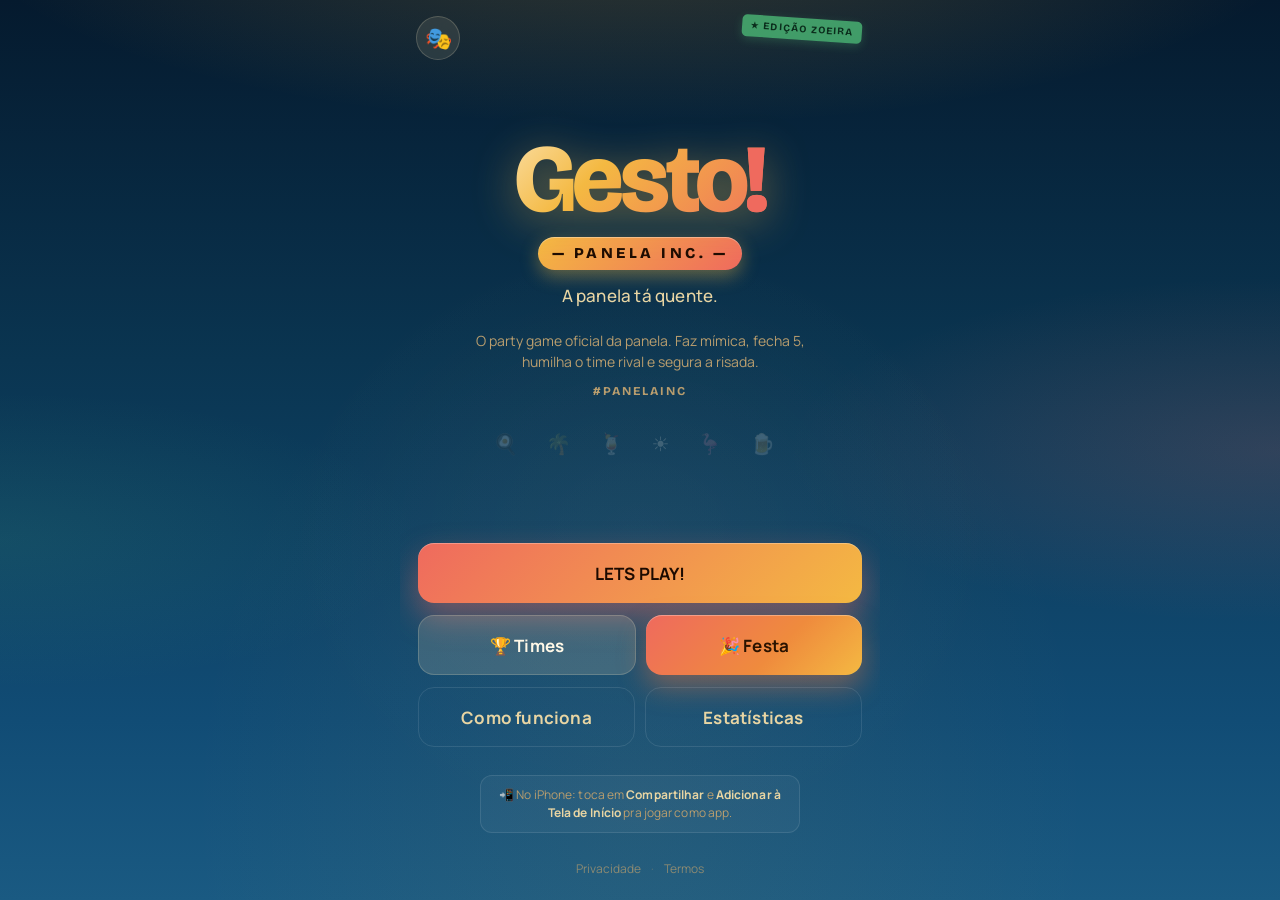
<file: index.html>
<!DOCTYPE html>
<html lang="pt-BR">
<head>
  <meta charset="UTF-8" />
  <meta name="viewport" content="width=device-width, initial-scale=1.0, maximum-scale=1.0, user-scalable=no, viewport-fit=cover" />
  <meta name="theme-color" content="#0b0420" />
  <meta name="apple-mobile-web-app-capable" content="yes" />
  <meta name="apple-mobile-web-app-status-bar-style" content="black-translucent" />
  <meta name="apple-mobile-web-app-title" content="Gesto!" />
  <meta name="mobile-web-app-capable" content="yes" />
  <meta name="description" content="Gesto! — Acerte 5 antes do tempo acabar. Party game de mímica em grupos." />

  <!-- Open Graph / Facebook / WhatsApp -->
  <meta property="og:type" content="website" />
  <meta property="og:site_name" content="Gesto!" />
  <meta property="og:title" content="Gesto! — Acerte 5 antes do tempo acabar" />
  <meta property="og:description" content="Party game de mímica em grupos. Mobile-first, offline, sem instalar. A panela tá quente." />
  <meta property="og:image" content="./social-card.svg" />
  <meta property="og:image:width" content="1200" />
  <meta property="og:image:height" content="630" />
  <meta property="og:image:type" content="image/svg+xml" />
  <meta property="og:locale" content="pt_BR" />

  <!-- Twitter / X -->
  <meta name="twitter:card" content="summary_large_image" />
  <meta name="twitter:title" content="Gesto! — Acerte 5 antes do tempo acabar" />
  <meta name="twitter:description" content="Party game de mímica em grupos. Mobile-first, offline, sem instalar." />
  <meta name="twitter:image" content="./social-card.svg" />

  <link rel="manifest" href="./manifest.webmanifest" />
  <link rel="icon" href="data:image/svg+xml;utf8,&lt;svg xmlns=%22http://www.w3.org/2000/svg%22 viewBox=%220 0 100 100%22&gt;&lt;rect width=%22100%22 height=%22100%22 rx=%2222%22 fill=%22%237b3df0%22/&gt;&lt;text x=%2250%22 y=%2266%22 font-size=%2260%22 text-anchor=%22middle%22 font-family=%22system-ui%22&gt;🎭&lt;/text&gt;&lt;/svg&gt;" />
  <link rel="apple-touch-icon" href="data:image/svg+xml;utf8,&lt;svg xmlns=%22http://www.w3.org/2000/svg%22 viewBox=%220 0 100 100%22&gt;&lt;rect width=%22100%22 height=%22100%22 rx=%2222%22 fill=%22%237b3df0%22/&gt;&lt;text x=%2250%22 y=%2266%22 font-size=%2260%22 text-anchor=%22middle%22 font-family=%22system-ui%22&gt;🎭&lt;/text&gt;&lt;/svg&gt;" />

  <link rel="preconnect" href="https://fonts.googleapis.com" />
  <link rel="preconnect" href="https://fonts.gstatic.com" crossorigin />
  <link href="https://fonts.googleapis.com/css2?family=Bricolage+Grotesque:opsz,wght@12..96,700;12..96,800&family=Manrope:wght@400;500;600;700;800&display=swap" rel="stylesheet" />

  <link rel="stylesheet" href="./styles.css" />
  <title>Gesto! — Acerte 5 antes do tempo acabar</title>
</head>
<body>
  <div class="app-shell" id="appShell">
    <!-- Renderização total por JS no #appShell. -->
  </div>

  <!-- Camada de toast leve para mensagens curtas (copiado, etc) -->
  <div class="toast" id="toast" aria-live="polite"></div>

  <script src="./categories.js"></script>
  <script src="./app.js"></script>
  <script>
    // Registro do service worker com auto-update
    if ('serviceWorker' in navigator) {
      window.addEventListener('load', () => {
        navigator.serviceWorker.register('./sw.js').then((reg) => {
          // Força checagem de update toda vez que carrega
          reg.update().catch(() => {});
          reg.addEventListener('updatefound', () => {
            const nw = reg.installing;
            if (!nw) return;
            nw.addEventListener('statechange', () => {
              if (nw.state === 'installed' && navigator.serviceWorker.controller) {
                // Nova versão disponível — recarrega na próxima navegação
                nw.postMessage({ type: 'SKIP_WAITING' });
              }
            });
          });
        }).catch(() => { /* ignora se SW falhar */ });

        // Quando o SW assume controle de uma versão nova, recarrega
        let reloaded = false;
        navigator.serviceWorker.addEventListener('controllerchange', () => {
          if (reloaded) return;
          reloaded = true;
          window.location.reload();
        });
      });
    }
  </script>
</body>
</html>
</file>
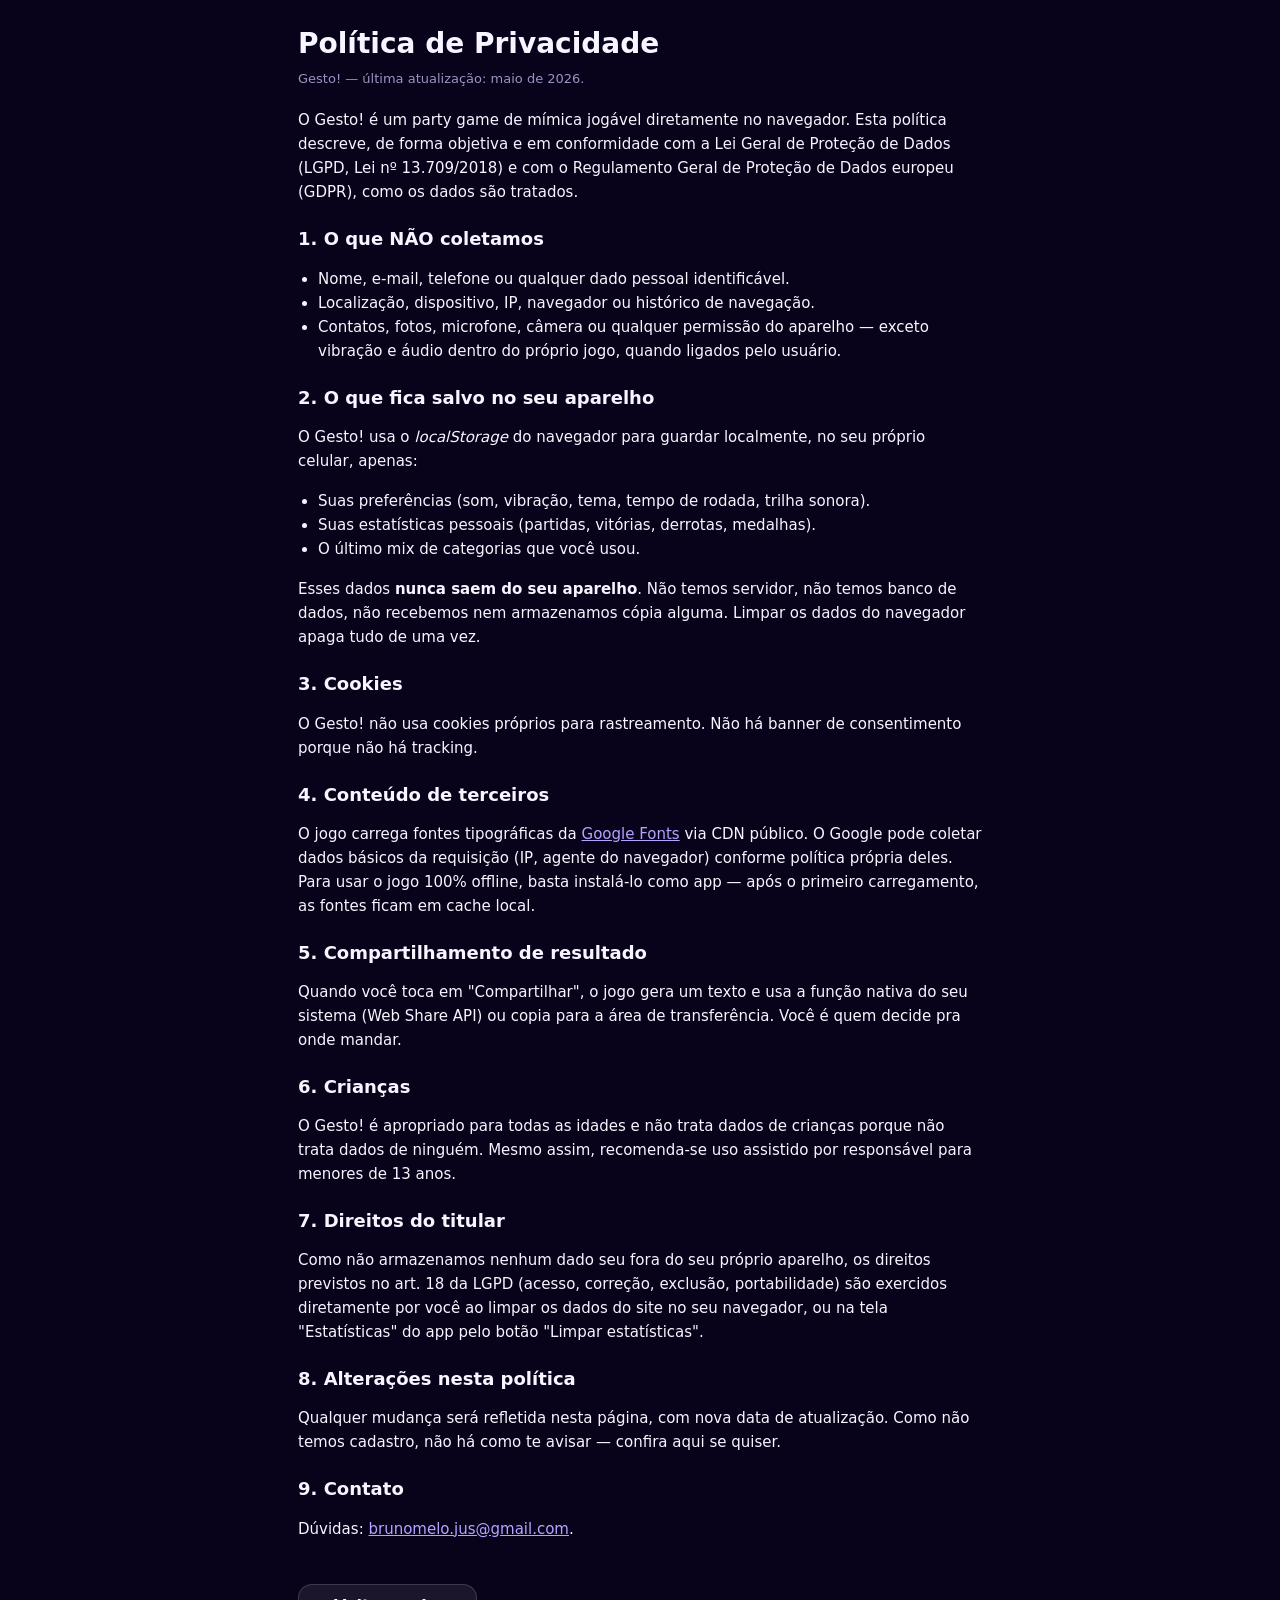
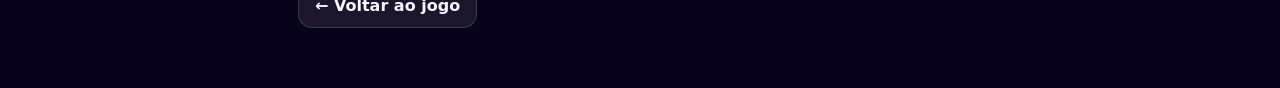
<file: privacy.html>
<!DOCTYPE html>
<html lang="pt-BR">
<head>
  <meta charset="UTF-8" />
  <meta name="viewport" content="width=device-width, initial-scale=1.0, viewport-fit=cover" />
  <meta name="theme-color" content="#0b0420" />
  <title>Política de Privacidade — Gesto!</title>
  <link rel="stylesheet" href="./styles.css" />
  <style>
    .legal-wrap { max-width: 720px; margin: 0 auto; padding: 24px 18px 60px; color: var(--text, #f3eaff); }
    .legal-wrap h1 { font-family: var(--font-display, system-ui); font-size: 28px; margin: 0 0 6px; }
    .legal-wrap h2 { font-size: 18px; margin: 22px 0 6px; }
    .legal-wrap p, .legal-wrap li { font-size: 15px; line-height: 1.6; }
    .legal-wrap ul { padding-left: 20px; }
    .legal-wrap .meta { color: var(--text-mute, #b5a8d6); font-size: 13px; margin: 0 0 18px; }
    .legal-wrap a { color: #b3a4ff; }
    .legal-wrap .back { display: inline-block; margin-top: 28px; padding: 10px 16px; border-radius: 14px;
      background: rgba(255,255,255,0.08); border: 1px solid rgba(255,255,255,0.15); color: inherit; text-decoration: none; font-weight: 600; }
  </style>
</head>
<body>
  <main class="legal-wrap">
    <h1>Política de Privacidade</h1>
    <p class="meta">Gesto! — última atualização: maio de 2026.</p>

    <p>O Gesto! é um party game de mímica jogável diretamente no navegador. Esta política descreve, de forma objetiva e em conformidade com a Lei Geral de Proteção de Dados (LGPD, Lei nº 13.709/2018) e com o Regulamento Geral de Proteção de Dados europeu (GDPR), como os dados são tratados.</p>

    <h2>1. O que NÃO coletamos</h2>
    <ul>
      <li>Nome, e-mail, telefone ou qualquer dado pessoal identificável.</li>
      <li>Localização, dispositivo, IP, navegador ou histórico de navegação.</li>
      <li>Contatos, fotos, microfone, câmera ou qualquer permissão do aparelho — exceto vibração e áudio dentro do próprio jogo, quando ligados pelo usuário.</li>
    </ul>

    <h2>2. O que fica salvo no seu aparelho</h2>
    <p>O Gesto! usa o <em>localStorage</em> do navegador para guardar localmente, no seu próprio celular, apenas:</p>
    <ul>
      <li>Suas preferências (som, vibração, tema, tempo de rodada, trilha sonora).</li>
      <li>Suas estatísticas pessoais (partidas, vitórias, derrotas, medalhas).</li>
      <li>O último mix de categorias que você usou.</li>
    </ul>
    <p>Esses dados <strong>nunca saem do seu aparelho</strong>. Não temos servidor, não temos banco de dados, não recebemos nem armazenamos cópia alguma. Limpar os dados do navegador apaga tudo de uma vez.</p>

    <h2>3. Cookies</h2>
    <p>O Gesto! não usa cookies próprios para rastreamento. Não há banner de consentimento porque não há tracking.</p>

    <h2>4. Conteúdo de terceiros</h2>
    <p>O jogo carrega fontes tipográficas da <a href="https://fonts.google.com" target="_blank" rel="noopener">Google Fonts</a> via CDN público. O Google pode coletar dados básicos da requisição (IP, agente do navegador) conforme política própria deles. Para usar o jogo 100% offline, basta instalá-lo como app — após o primeiro carregamento, as fontes ficam em cache local.</p>

    <h2>5. Compartilhamento de resultado</h2>
    <p>Quando você toca em "Compartilhar", o jogo gera um texto e usa a função nativa do seu sistema (Web Share API) ou copia para a área de transferência. Você é quem decide pra onde mandar.</p>

    <h2>6. Crianças</h2>
    <p>O Gesto! é apropriado para todas as idades e não trata dados de crianças porque não trata dados de ninguém. Mesmo assim, recomenda-se uso assistido por responsável para menores de 13 anos.</p>

    <h2>7. Direitos do titular</h2>
    <p>Como não armazenamos nenhum dado seu fora do seu próprio aparelho, os direitos previstos no art. 18 da LGPD (acesso, correção, exclusão, portabilidade) são exercidos diretamente por você ao limpar os dados do site no seu navegador, ou na tela "Estatísticas" do app pelo botão "Limpar estatísticas".</p>

    <h2>8. Alterações nesta política</h2>
    <p>Qualquer mudança será refletida nesta página, com nova data de atualização. Como não temos cadastro, não há como te avisar — confira aqui se quiser.</p>

    <h2>9. Contato</h2>
    <p>Dúvidas: <a href="mailto:brunomelo.jus@gmail.com">brunomelo.jus@gmail.com</a>.</p>

    <a href="./index.html" class="back">← Voltar ao jogo</a>
  </main>
</body>
</html>
</file>
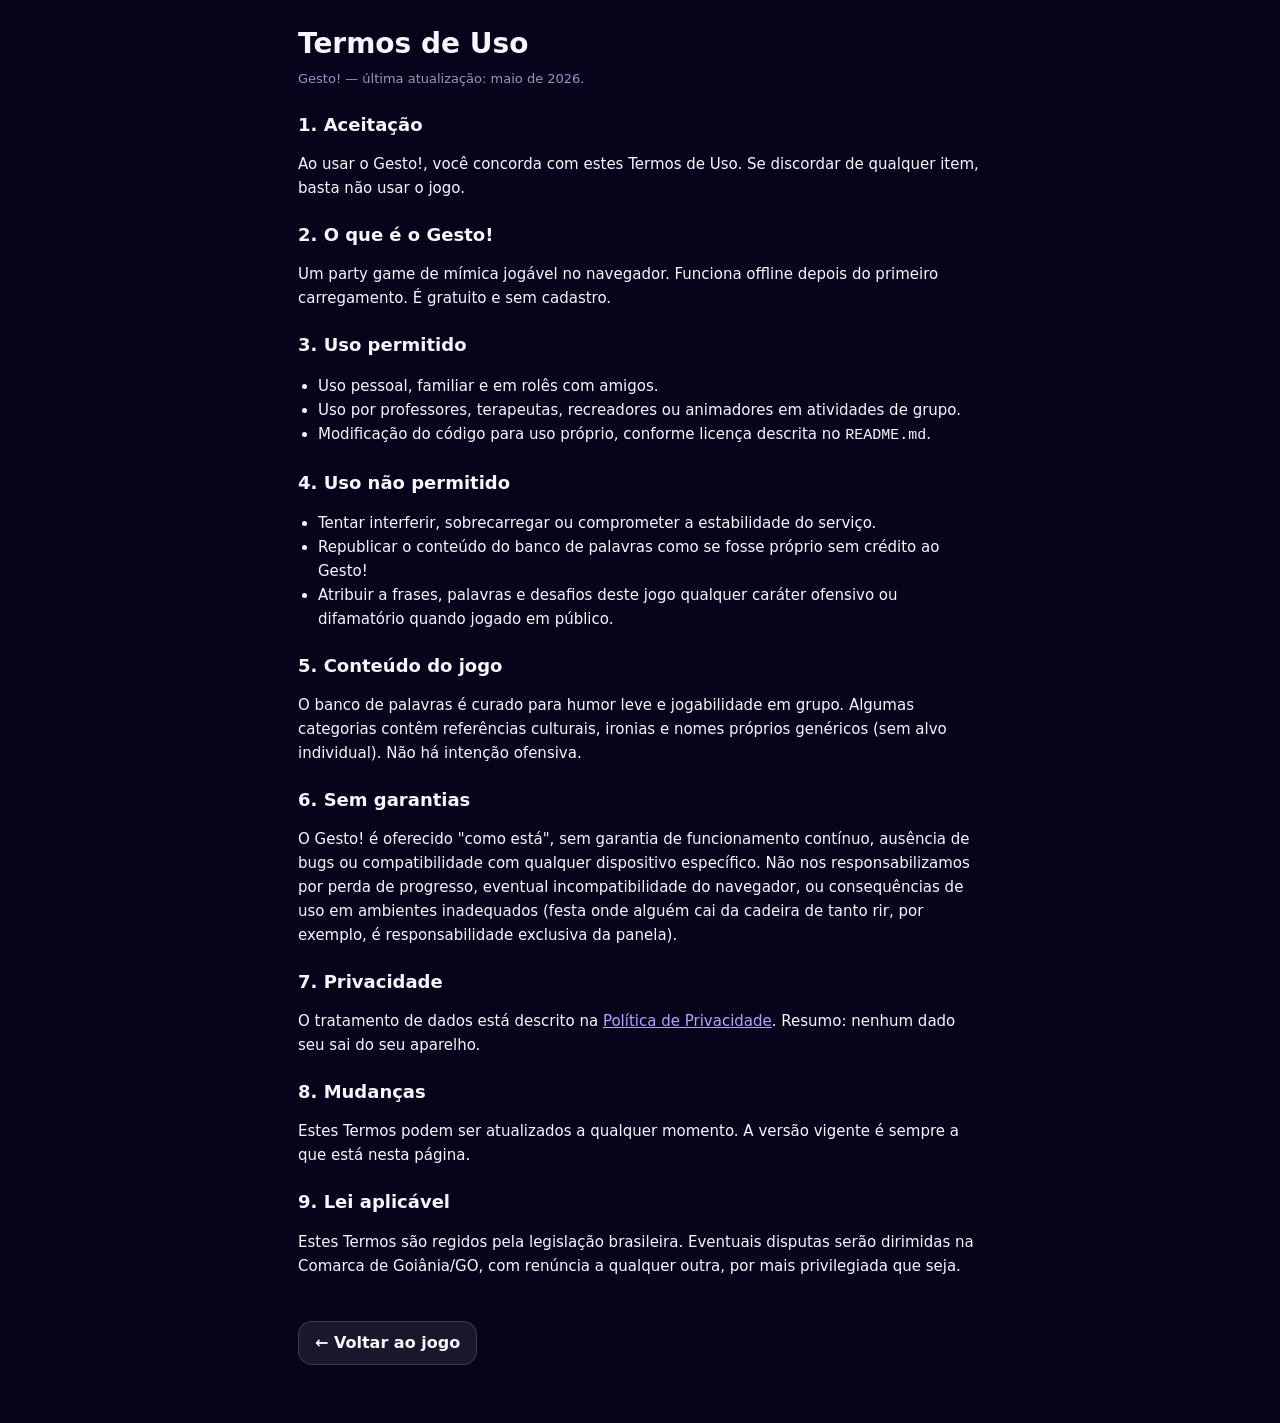
<file: terms.html>
<!DOCTYPE html>
<html lang="pt-BR">
<head>
  <meta charset="UTF-8" />
  <meta name="viewport" content="width=device-width, initial-scale=1.0, viewport-fit=cover" />
  <meta name="theme-color" content="#0b0420" />
  <title>Termos de Uso — Gesto!</title>
  <link rel="stylesheet" href="./styles.css" />
  <style>
    .legal-wrap { max-width: 720px; margin: 0 auto; padding: 24px 18px 60px; color: var(--text, #f3eaff); }
    .legal-wrap h1 { font-family: var(--font-display, system-ui); font-size: 28px; margin: 0 0 6px; }
    .legal-wrap h2 { font-size: 18px; margin: 22px 0 6px; }
    .legal-wrap p, .legal-wrap li { font-size: 15px; line-height: 1.6; }
    .legal-wrap ul { padding-left: 20px; }
    .legal-wrap .meta { color: var(--text-mute, #b5a8d6); font-size: 13px; margin: 0 0 18px; }
    .legal-wrap a { color: #b3a4ff; }
    .legal-wrap .back { display: inline-block; margin-top: 28px; padding: 10px 16px; border-radius: 14px;
      background: rgba(255,255,255,0.08); border: 1px solid rgba(255,255,255,0.15); color: inherit; text-decoration: none; font-weight: 600; }
  </style>
</head>
<body>
  <main class="legal-wrap">
    <h1>Termos de Uso</h1>
    <p class="meta">Gesto! — última atualização: maio de 2026.</p>

    <h2>1. Aceitação</h2>
    <p>Ao usar o Gesto!, você concorda com estes Termos de Uso. Se discordar de qualquer item, basta não usar o jogo.</p>

    <h2>2. O que é o Gesto!</h2>
    <p>Um party game de mímica jogável no navegador. Funciona offline depois do primeiro carregamento. É gratuito e sem cadastro.</p>

    <h2>3. Uso permitido</h2>
    <ul>
      <li>Uso pessoal, familiar e em rolês com amigos.</li>
      <li>Uso por professores, terapeutas, recreadores ou animadores em atividades de grupo.</li>
      <li>Modificação do código para uso próprio, conforme licença descrita no <code>README.md</code>.</li>
    </ul>

    <h2>4. Uso não permitido</h2>
    <ul>
      <li>Tentar interferir, sobrecarregar ou comprometer a estabilidade do serviço.</li>
      <li>Republicar o conteúdo do banco de palavras como se fosse próprio sem crédito ao Gesto!</li>
      <li>Atribuir a frases, palavras e desafios deste jogo qualquer caráter ofensivo ou difamatório quando jogado em público.</li>
    </ul>

    <h2>5. Conteúdo do jogo</h2>
    <p>O banco de palavras é curado para humor leve e jogabilidade em grupo. Algumas categorias contêm referências culturais, ironias e nomes próprios genéricos (sem alvo individual). Não há intenção ofensiva.</p>

    <h2>6. Sem garantias</h2>
    <p>O Gesto! é oferecido "como está", sem garantia de funcionamento contínuo, ausência de bugs ou compatibilidade com qualquer dispositivo específico. Não nos responsabilizamos por perda de progresso, eventual incompatibilidade do navegador, ou consequências de uso em ambientes inadequados (festa onde alguém cai da cadeira de tanto rir, por exemplo, é responsabilidade exclusiva da panela).</p>

    <h2>7. Privacidade</h2>
    <p>O tratamento de dados está descrito na <a href="./privacy.html">Política de Privacidade</a>. Resumo: nenhum dado seu sai do seu aparelho.</p>

    <h2>8. Mudanças</h2>
    <p>Estes Termos podem ser atualizados a qualquer momento. A versão vigente é sempre a que está nesta página.</p>

    <h2>9. Lei aplicável</h2>
    <p>Estes Termos são regidos pela legislação brasileira. Eventuais disputas serão dirimidas na Comarca de Goiânia/GO, com renúncia a qualquer outra, por mais privilegiada que seja.</p>

    <a href="./index.html" class="back">← Voltar ao jogo</a>
  </main>
</body>
</html>
</file>
<file: styles.css>
/* ==========================================================================
   GESTO! — Design System
   Premium dark/violet aesthetic, mobile-first, sem dependências externas.
   ========================================================================== */

:root {
  /* Paleta */
  --bg-deep:        #08031a;
  --bg-mid:         #0e0530;
  --bg-soft:        #1a0a4d;
  --violet:         #7b3df0;
  --violet-hi:      #9d6bff;
  --violet-lo:      #4a1fb0;
  --blue-deep:      #2436c7;
  --green-neon:     #34e89e;
  --green-soft:     #0f9b6e;
  --amber:          #ffb429;
  --orange:         #ff7a3d;
  --coral:          #ff4d6d;
  --rose:           #ff7a99;
  --gold:           #ffd166;

  --text:           #f7f5ff;
  --text-dim:       #c3b9e6;
  --text-mute:      #9d92c4;            /* subido de #8a7fb0 → 5.1:1 sobre bg-deep */
  --card:           rgba(255, 255, 255, 0.06);
  --card-strong:    rgba(255, 255, 255, 0.10);
  --card-border:    rgba(255, 255, 255, 0.12);
  --shadow-card:    0 16px 48px rgba(0, 0, 0, 0.45), 0 2px 8px rgba(123, 61, 240, 0.18);

  /* Tipografia */
  --font-display: 'Bricolage Grotesque', 'Manrope', system-ui, -apple-system, sans-serif;
  --font-body:    'Manrope', system-ui, -apple-system, 'Segoe UI', Roboto, sans-serif;

  /* Espaçamentos */
  --radius-lg: 22px;
  --radius-md: 16px;
  --radius-sm: 10px;
  --btn-h: 60px;

  /* Safe areas iOS */
  --safe-top: env(safe-area-inset-top, 0px);
  --safe-bot: env(safe-area-inset-bottom, 0px);
  --safe-left: env(safe-area-inset-left, 0px);
  --safe-right: env(safe-area-inset-right, 0px);
}

/* Reset minimalista + proteções mobile */
*, *::before, *::after { box-sizing: border-box; }

html, body {
  margin: 0;
  padding: 0;
  width: 100%;
  min-height: 100%;
  background: var(--bg-deep);
  color: var(--text);
  font-family: var(--font-body);
  font-size: 16px;
  line-height: 1.4;
  overflow: hidden;
  overscroll-behavior: none;
  touch-action: manipulation;
  -webkit-user-select: none;
  user-select: none;
  -webkit-touch-callout: none;
  -webkit-tap-highlight-color: transparent;
  -webkit-font-smoothing: antialiased;
  -moz-osx-font-smoothing: grayscale;
}

button, input, select {
  font-family: inherit;
  color: inherit;
}

button {
  border: none;
  background: none;
  cursor: pointer;
  color: inherit;
  padding: 0;
  font-family: var(--font-body);
}

/* WCAG 2.4.7 — indicador de foco visível pra navegação por teclado */
button:focus-visible,
input:focus-visible,
[role="button"]:focus-visible {
  outline: 3px solid var(--gold);
  outline-offset: 3px;
  border-radius: inherit;
}

input[type="text"], input[type="number"] {
  -webkit-user-select: text;
  user-select: text;
}

/* ==========================================================================
   App shell + telas
   ========================================================================== */

.app-shell {
  position: fixed;
  inset: 0;
  display: flex;
  flex-direction: column;
  background:
    radial-gradient(ellipse 80% 60% at 20% 0%, rgba(123, 61, 240, 0.55) 0%, transparent 60%),
    radial-gradient(ellipse 70% 50% at 100% 100%, rgba(36, 54, 199, 0.45) 0%, transparent 55%),
    linear-gradient(180deg, var(--bg-deep) 0%, var(--bg-mid) 60%, var(--bg-soft) 100%);
  padding-top: var(--safe-top);
  padding-bottom: var(--safe-bot);
  padding-left: var(--safe-left);
  padding-right: var(--safe-right);
  overflow: hidden;
}

.app-shell::before {
  /* Grão sutil pra dar textura premium */
  content: "";
  position: absolute;
  inset: 0;
  pointer-events: none;
  opacity: 0.06;
  background-image:
    radial-gradient(circle at 25% 25%, rgba(255,255,255,0.6) 0.5px, transparent 0.6px),
    radial-gradient(circle at 75% 75%, rgba(255,255,255,0.5) 0.5px, transparent 0.6px);
  background-size: 5px 5px, 7px 7px;
  z-index: 0;
}

.screen {
  position: relative;
  z-index: 1;
  display: flex;
  flex-direction: column;
  height: 100%;
  width: 100%;
  padding: 18px 18px 22px;
  overflow-y: auto;
  overscroll-behavior: contain;
  animation: screenIn 320ms cubic-bezier(.2,.8,.2,1);
}

@keyframes screenIn {
  from { opacity: 0; transform: translateY(8px); }
  to   { opacity: 1; transform: translateY(0); }
}

.screen-scroll {
  overflow-y: auto;
  flex: 1;
  -webkit-overflow-scrolling: touch;
}

/* Header genérico com botão voltar */
.topbar {
  display: flex;
  align-items: center;
  justify-content: space-between;
  gap: 8px;
  margin-bottom: 14px;
  min-height: 44px;
}

.back-btn {
  width: 44px;
  height: 44px;
  border-radius: 50%;
  background: var(--card);
  border: 1px solid var(--card-border);
  display: grid;
  place-items: center;
  font-size: 22px;
  color: var(--text);
  transition: transform 120ms ease, background 120ms ease;
}
.back-btn:active { transform: scale(0.92); background: var(--card-strong); }

.topbar-title {
  font-family: var(--font-display);
  font-weight: 700;
  font-size: 18px;
  letter-spacing: 0.2px;
  color: var(--text);
  flex: 1;
  text-align: center;
  margin: 0 6px;
}

.topbar-spacer { width: 44px; height: 44px; }

/* ==========================================================================
   Home
   ========================================================================== */

.hero {
  text-align: center;
  padding: 30px 8px 18px;
  margin-top: auto;
}

.logo {
  font-family: var(--font-display);
  font-weight: 800;
  font-size: clamp(64px, 18vw, 96px);
  line-height: 0.95;
  letter-spacing: -0.04em;
  background: linear-gradient(135deg, #ffffff 0%, var(--violet-hi) 50%, #ff9bd2 100%);
  -webkit-background-clip: text;
  background-clip: text;
  color: transparent;
  margin: 0;
  filter: drop-shadow(0 8px 22px rgba(123,61,240,0.45));
}
.logo .bang { color: var(--coral); -webkit-text-fill-color: var(--coral); }

.subtitle {
  margin: 14px 0 0;
  font-size: 17px;
  font-weight: 500;
  color: var(--text-dim);
  letter-spacing: 0.2px;
}

.hero-blurb {
  margin: 22px auto 0;
  max-width: 340px;
  color: var(--text-mute);
  font-size: 14px;
  line-height: 1.55;
}

.home-actions {
  display: flex;
  flex-direction: column;
  gap: 12px;
  margin-top: auto;
  padding-top: 28px;
}

/* ==========================================================================
   Botões
   ========================================================================== */

.btn {
  min-height: var(--btn-h);
  border-radius: var(--radius-md);
  font-weight: 700;
  font-size: 17px;
  letter-spacing: 0.2px;
  display: inline-flex;
  align-items: center;
  justify-content: center;
  gap: 10px;
  padding: 0 22px;
  transition: transform 90ms ease, box-shadow 160ms ease, background 160ms ease, opacity 160ms ease;
  text-align: center;
  position: relative;
  overflow: hidden;
}

.btn:disabled { opacity: 0.55; cursor: not-allowed; filter: saturate(0.7); }
.btn:active:not(:disabled) { transform: scale(0.97); }

.btn-primary {
  background: linear-gradient(135deg, var(--violet) 0%, var(--blue-deep) 100%);
  color: #fff;
  box-shadow: 0 14px 32px rgba(123, 61, 240, 0.42), inset 0 1px 0 rgba(255,255,255,0.18);
}
.btn-primary:active:not(:disabled) { box-shadow: 0 6px 18px rgba(123, 61, 240, 0.38); }

.btn-secondary {
  background: var(--card-strong);
  color: var(--text);
  border: 1px solid var(--card-border);
}

.btn-ghost {
  background: transparent;
  color: var(--text-dim);
  border: 1px solid rgba(255,255,255,0.10);
}

.btn-success {
  background: linear-gradient(135deg, var(--green-neon) 0%, var(--green-soft) 100%);
  color: #03241a;
  box-shadow: 0 14px 32px rgba(52, 232, 158, 0.32), inset 0 1px 0 rgba(255,255,255,0.25);
}

.btn-warn {
  background: linear-gradient(135deg, var(--amber) 0%, var(--orange) 100%);
  color: #2a1300;
  box-shadow: 0 14px 32px rgba(255, 122, 61, 0.34), inset 0 1px 0 rgba(255,255,255,0.25);
}

.btn-danger {
  background: linear-gradient(135deg, var(--coral) 0%, #c4264a 100%);
  color: #fff;
  box-shadow: 0 14px 32px rgba(255, 77, 109, 0.32);
}

.btn-block { width: 100%; }
.btn-row { display: flex; gap: 10px; }
.btn-row > .btn { flex: 1; min-width: 0; }

/* Botão Festa com gradiente quente */
.party-cta {
  background: linear-gradient(135deg, var(--coral) 0%, var(--orange) 60%, var(--amber) 100%) !important;
  color: #2a1300 !important;
  border: none !important;
  box-shadow: 0 12px 28px rgba(255, 122, 61, 0.4), inset 0 1px 0 rgba(255,255,255,0.3);
}
.party-cta:active:not(:disabled) {
  box-shadow: 0 4px 14px rgba(255, 122, 61, 0.4);
}

/* Brilho sutil ao tocar nos botões principais */
.btn-primary::after, .btn-success::after, .btn-warn::after, .party-cta::after {
  content: "";
  position: absolute;
  inset: 0;
  background: radial-gradient(circle at var(--mx, 50%) var(--my, 50%),
              rgba(255,255,255,0.25) 0%, transparent 50%);
  opacity: 0;
  transition: opacity 240ms ease;
  pointer-events: none;
}
.btn-primary:active::after, .btn-success:active::after, .btn-warn:active::after, .party-cta:active::after {
  opacity: 1;
}

/* ==========================================================================
   Cards genéricos
   ========================================================================== */

.card {
  background: var(--card);
  border: 1px solid var(--card-border);
  border-radius: var(--radius-lg);
  padding: 18px;
  box-shadow: var(--shadow-card);
  backdrop-filter: blur(12px);
  -webkit-backdrop-filter: blur(12px);
}

.card-stack { display: flex; flex-direction: column; gap: 12px; }

/* Cards de modo */
.mode-grid {
  display: grid;
  grid-template-columns: 1fr;
  gap: 12px;
}

.mode-card {
  background: var(--card);
  border: 1px solid var(--card-border);
  border-radius: var(--radius-lg);
  padding: 20px;
  display: flex;
  gap: 14px;
  align-items: flex-start;
  transition: transform 90ms ease, background 120ms ease, border-color 120ms ease;
  text-align: left;
  width: 100%;
}
.mode-card:active { transform: scale(0.98); background: var(--card-strong); }
.mode-card .icon { font-size: 36px; line-height: 1; }
.mode-card .body { flex: 1; }
.mode-card h3 {
  margin: 0 0 4px;
  font-family: var(--font-display);
  font-weight: 700;
  font-size: 20px;
  color: var(--text);
}
.mode-card p {
  margin: 0;
  font-size: 14px;
  color: var(--text-dim);
  line-height: 1.45;
}

/* Cards de categoria */
.category-grid {
  display: grid;
  grid-template-columns: repeat(2, 1fr);
  gap: 10px;
  padding-bottom: 12px;
}

.category-card {
  background: var(--card);
  border: 1px solid var(--card-border);
  border-radius: var(--radius-md);
  padding: 14px 12px;
  display: flex;
  flex-direction: column;
  gap: 6px;
  text-align: left;
  min-height: 132px;
  transition: transform 80ms ease, background 120ms ease;
  position: relative;
}
.category-card:active { transform: scale(0.97); background: var(--card-strong); }
.category-card.featured {
  background: linear-gradient(135deg, rgba(123,61,240,0.32) 0%, rgba(36,54,199,0.22) 100%);
  border-color: rgba(157, 107, 255, 0.45);
}
.category-card .emoji { font-size: 26px; }
.category-card .cat-name {
  font-family: var(--font-display);
  font-weight: 700;
  font-size: 15px;
  margin: 0;
  color: var(--text);
  line-height: 1.15;
}
.category-card .cat-desc {
  font-size: 12px;
  color: var(--text-mute);
  margin: 0;
  line-height: 1.35;
}
.category-card .cat-meta {
  margin-top: auto;
  display: flex;
  justify-content: space-between;
  font-size: 11px;
  color: var(--text-mute);
}
.category-card .diff {
  padding: 2px 8px;
  border-radius: 999px;
  background: rgba(255,255,255,0.08);
  color: var(--text-dim);
  font-weight: 600;
  font-size: 10px;
  text-transform: uppercase;
  letter-spacing: 0.3px;
}

/* ==========================================================================
   Setup de rodada
   ========================================================================== */

.setup-section { margin-bottom: 16px; }
.setup-label {
  display: block;
  font-size: 13px;
  font-weight: 600;
  color: var(--text-dim);
  margin: 0 0 8px;
  text-transform: uppercase;
  letter-spacing: 0.8px;
}

.chip-row {
  display: flex;
  gap: 8px;
  flex-wrap: wrap;
}
.chip {
  padding: 12px 16px;
  border-radius: 999px;
  background: var(--card);
  border: 1px solid var(--card-border);
  color: var(--text-dim);
  font-weight: 600;
  font-size: 14px;
  transition: all 120ms ease;
  min-height: 44px;                       /* WCAG 2.5.5: 44x44 mínimo */
}
.chip.active {
  background: linear-gradient(135deg, var(--violet) 0%, var(--blue-deep) 100%);
  color: #fff;
  border-color: transparent;
  box-shadow: 0 6px 16px rgba(123,61,240,0.4);
}
.chip:active { transform: scale(0.96); }

/* Toggle */
.toggle-row {
  display: flex;
  align-items: center;
  justify-content: space-between;
  padding: 14px 16px;
  background: var(--card);
  border: 1px solid var(--card-border);
  border-radius: var(--radius-md);
  margin-bottom: 8px;
}
.toggle-row .label-pair { display: flex; flex-direction: column; gap: 2px; }
.toggle-row .lbl { font-weight: 600; font-size: 15px; color: var(--text); }
.toggle-row .sub { font-size: 12px; color: var(--text-mute); }

.switch {
  width: 52px; height: 30px;
  border-radius: 999px;
  background: rgba(255,255,255,0.12);
  position: relative;
  transition: background 160ms ease;
  flex-shrink: 0;
}
.switch::after {
  content: "";
  position: absolute;
  top: 3px; left: 3px;
  width: 24px; height: 24px;
  border-radius: 50%;
  background: #fff;
  transition: transform 160ms cubic-bezier(.2,.8,.2,1);
  box-shadow: 0 2px 6px rgba(0,0,0,0.3);
}
.switch.on { background: linear-gradient(135deg, var(--violet) 0%, var(--blue-deep) 100%); }
.switch.on::after { transform: translateX(22px); }

/* ==========================================================================
   Times
   ========================================================================== */

.team-list { display: flex; flex-direction: column; gap: 10px; margin-bottom: 12px; }
.team-row {
  display: flex; gap: 10px; align-items: center;
  background: var(--card);
  border: 1px solid var(--card-border);
  border-radius: var(--radius-md);
  padding: 8px 10px;
}
.team-color {
  width: 36px; height: 36px;
  border-radius: 50%;
  flex-shrink: 0;
  box-shadow: 0 4px 12px rgba(0,0,0,0.3), inset 0 1px 0 rgba(255,255,255,0.25);
}
.team-name-input {
  flex: 1;
  background: transparent;
  border: none;
  outline: none;
  color: var(--text);
  font-size: 15px;
  font-weight: 600;
  padding: 8px 4px;
}
.team-remove {
  width: 44px; height: 44px;              /* WCAG 2.5.5: 44x44 mínimo */
  border-radius: 50%;
  background: rgba(255,77,109,0.15);
  color: var(--coral);
  display: grid; place-items: center;
  font-size: 20px;
}

/* ==========================================================================
   Preparing / Countdown
   ========================================================================== */

.prepare-wrap {
  display: flex;
  flex-direction: column;
  align-items: center;
  justify-content: center;
  text-align: center;
  flex: 1;
  gap: 22px;
}

.prepare-title {
  font-family: var(--font-display);
  font-weight: 800;
  font-size: 44px;
  margin: 0;
  letter-spacing: -0.02em;
  color: var(--text);
}
.prepare-team-badge {
  display: inline-block;
  padding: 8px 18px;
  border-radius: 999px;
  background: linear-gradient(135deg, var(--violet) 0%, var(--blue-deep) 100%);
  font-weight: 700;
  font-size: 15px;
  box-shadow: 0 8px 20px rgba(123,61,240,0.35);
}
.prepare-instructions {
  font-size: 16px;
  color: var(--text-dim);
  max-width: 320px;
  line-height: 1.5;
}

.countdown-number {
  font-family: var(--font-display);
  font-weight: 800;
  font-size: 180px;
  line-height: 1;
  background: linear-gradient(135deg, #fff 0%, var(--violet-hi) 100%);
  -webkit-background-clip: text;
  background-clip: text;
  color: transparent;
  animation: pop 800ms cubic-bezier(.2,.8,.2,1);
  filter: drop-shadow(0 12px 40px rgba(123,61,240,0.6));
}
@keyframes pop {
  0%   { transform: scale(0.3); opacity: 0; }
  50%  { transform: scale(1.1); opacity: 1; }
  100% { transform: scale(1); opacity: 1; }
}

/* ==========================================================================
   Round screen (a tela mais importante)
   ========================================================================== */

.game-screen {
  display: flex;
  flex-direction: column;
  height: 100%;
  padding: 0;
  position: relative;
  overflow: hidden;
}

.game-header {
  display: flex;
  align-items: center;
  justify-content: space-between;
  gap: 8px;
  padding: 14px 18px 8px;
  min-width: 0;        /* permite filhos truncarem em vez de estourar */
}
.game-header > * { flex-shrink: 0; }
.game-header > .game-category-pill {
  flex: 1 1 auto;
  min-width: 0;
  overflow: hidden;
  text-overflow: ellipsis;
  white-space: nowrap;
  text-align: center;
}

.game-category-pill {
  font-size: 12px;
  font-weight: 700;
  letter-spacing: 1.4px;
  text-transform: uppercase;
  color: var(--text-dim);
}

.pause-btn {
  width: 44px; height: 44px;             /* WCAG 2.5.5: 44x44 mínimo */
  border-radius: 50%;
  background: var(--card);
  border: 1px solid var(--card-border);
  display: grid; place-items: center;
  font-size: 18px;
  color: var(--text);
}
.pause-btn-labeled {
  width: auto;
  height: 44px;
  padding: 0 16px;
  border-radius: 999px;
  font-family: var(--font-display);
  font-weight: 700;
  font-size: 13px;
  letter-spacing: 0.3px;
  gap: 4px;
  display: inline-flex;
  align-items: center;
}

/* Botão "↶ Voltar" no header da rodada (substitui bet-pill quando há ação no histórico) */
.undo-btn {
  height: 44px;
  padding: 0 14px;
  border-radius: 999px;
  background: linear-gradient(135deg, var(--violet-hi) 0%, var(--violet) 100%);
  color: #fff;
  font-family: var(--font-display);
  font-weight: 700;
  font-size: 13px;
  letter-spacing: 0.3px;
  display: inline-flex;
  align-items: center;
  gap: 4px;
  box-shadow: 0 4px 14px rgba(123, 61, 240, 0.35);
  transition: transform 90ms ease;
}
.undo-btn:active { transform: scale(0.94); }
body.theme-panela .undo-btn {
  background: linear-gradient(135deg, #f4b942 0%, #ef6a5e 100%);
  color: #1c0a00;
  box-shadow: 0 4px 14px rgba(244, 185, 66, 0.4);
}

.timer-bar-wrap {
  margin: 0 18px 8px;
  height: 8px;
  background: rgba(255,255,255,0.08);
  border-radius: 999px;
  overflow: hidden;
  position: relative;
}
.timer-bar-fill {
  height: 100%;
  background: linear-gradient(90deg, var(--green-neon) 0%, var(--violet-hi) 100%);
  border-radius: 999px;
  transform-origin: left;
  transition: transform 250ms linear, background 240ms ease;
}
.timer-bar-fill.warning {
  background: linear-gradient(90deg, var(--amber) 0%, var(--orange) 100%);
}
.timer-bar-fill.danger {
  background: linear-gradient(90deg, var(--orange) 0%, var(--coral) 100%);
}

.timer-text {
  text-align: center;
  font-family: var(--font-display);
  font-weight: 700;
  font-size: 22px;
  color: var(--text);
  margin-bottom: 4px;
}
.timer-text.pulse { animation: timerPulse 800ms ease-in-out infinite; }
@keyframes timerPulse {
  0%, 100% { transform: scale(1); color: var(--coral); }
  50%      { transform: scale(1.08); color: var(--rose); }
}

.progress-pill {
  display: inline-flex;
  align-items: center;
  gap: 6px;
  margin: 0 auto 4px;
  padding: 8px 16px;
  background: var(--card-strong);
  border: 1px solid var(--card-border);
  border-radius: 999px;
  font-family: var(--font-display);
  font-weight: 700;
  font-size: 18px;
  letter-spacing: 0.5px;
}
.progress-pill .frac { color: var(--text); }
.progress-pill.almost {
  background: linear-gradient(135deg, var(--gold) 0%, var(--orange) 70%, var(--coral) 100%);
  color: #2a1300;
  box-shadow: 0 6px 22px rgba(255, 209, 102, 0.45);
  animation: almostPulse 900ms ease-in-out infinite;
}
@keyframes almostPulse {
  0%, 100% { transform: scale(1); }
  50%      { transform: scale(1.05); }
}

.context-hint {
  text-align: center;
  font-size: 13px;
  font-weight: 600;
  color: var(--text-mute);
  letter-spacing: 0.5px;
  margin-bottom: 0;
  text-transform: uppercase;
}
.context-hint.boom {
  color: var(--gold);
  font-size: 16px;
  font-weight: 800;
  letter-spacing: 1.5px;
  text-shadow: 0 0 18px rgba(255, 209, 102, 0.55);
  animation: boomGlow 900ms ease-in-out infinite;
}
@keyframes boomGlow {
  0%, 100% { opacity: 0.75; transform: translateY(0) scale(1); }
  50%      { opacity: 1; transform: translateY(-3px) scale(1.06); }
}

.word-stage {
  flex: 1;
  display: flex;
  flex-direction: column;
  align-items: center;
  justify-content: center;
  padding: 18px;
  position: relative;
  min-height: 0;
}

.word-display {
  font-family: var(--font-display);
  font-weight: 800;
  font-size: clamp(36px, 9vw, 64px);
  text-align: center;
  letter-spacing: -0.02em;
  color: var(--text);
  margin: 0;
  line-height: 1.05;
  max-width: 100%;
  word-break: break-word;
  text-shadow: 0 6px 36px rgba(123,61,240,0.4);
  animation: wordIn 280ms cubic-bezier(.2,.8,.2,1);
  transition: transform 180ms ease-out, opacity 180ms ease-out, filter 180ms ease-out;
}
@keyframes wordIn {
  from { opacity: 0; transform: translateY(28px) scale(0.92); }
  to   { opacity: 1; transform: translateY(0) scale(1); }
}

/* Animação de saída — acerto sobe, pulo vai pra esquerda */
.word-display.exit-up {
  animation: none;
  transform: translateY(-48px) scale(0.92);
  opacity: 0;
  filter: blur(2px);
}
.word-display.exit-side {
  animation: none;
  transform: translateX(-90px) rotate(-3deg);
  opacity: 0;
  filter: blur(2px);
}

.challenge-card {
  margin-top: 16px;
  padding: 12px 18px;
  border-radius: var(--radius-md);
  background: linear-gradient(135deg, rgba(255,180,41,0.18) 0%, rgba(255,77,109,0.18) 100%);
  border: 1px solid rgba(255,180,41,0.3);
  font-size: 14px;
  font-weight: 600;
  color: #ffe4b8;
  text-align: center;
  max-width: 320px;
  animation: wordIn 320ms cubic-bezier(.2,.8,.2,1) 80ms backwards;
}
.challenge-card .label {
  display: block;
  font-size: 10px;
  letter-spacing: 1.5px;
  text-transform: uppercase;
  color: var(--amber);
  margin-bottom: 4px;
}

/* Action row */
.action-row {
  display: flex;
  gap: 12px;
  padding: 14px 18px calc(22px + var(--safe-bot));
  position: relative;
  z-index: 3;
}
.action-row .btn {
  flex: 1;
  min-height: 72px;
  font-size: 19px;
  letter-spacing: 0.5px;
}
.action-row .btn-success { font-weight: 800; }

/* Heat flash quando ganha */
.game-screen.flash-win::before {
  content: "";
  position: absolute;
  inset: 0;
  pointer-events: none;
  background: radial-gradient(circle at 50% 50%, rgba(52,232,158,0.55) 0%, transparent 70%);
  animation: flash 360ms ease-out;
  z-index: 5;
}
.game-screen.flash-skip::before {
  content: "";
  position: absolute;
  inset: 0;
  pointer-events: none;
  background: radial-gradient(circle at 50% 50%, rgba(255,180,41,0.35) 0%, transparent 70%);
  animation: flash 280ms ease-out;
  z-index: 5;
}
.game-screen.heat::after {
  content: "";
  position: absolute;
  inset: 0;
  pointer-events: none;
  background:
    radial-gradient(circle at 50% 100%, rgba(255,77,109,0.28) 0%, transparent 55%),
    radial-gradient(circle at 50% 0%, rgba(255,77,109,0.10) 0%, transparent 50%);
  z-index: 1;
  animation: heatBreathe 1.2s ease-in-out infinite;
}
@keyframes heatBreathe {
  0%, 100% { opacity: 0.55; }
  50%      { opacity: 1; }
}

/* Vinheta vermelha pulsante quando o tempo está crítico (≤5s) */
.game-screen.heat .word-display {
  text-shadow: 0 6px 36px rgba(255, 77, 109, 0.55);
}
@keyframes flash {
  from { opacity: 1; }
  to   { opacity: 0; }
}

/* Pause overlay */
.pause-overlay {
  position: absolute;
  inset: 0;
  background: rgba(8,3,26,0.92);
  backdrop-filter: blur(10px);
  -webkit-backdrop-filter: blur(10px);
  display: flex;
  flex-direction: column;
  align-items: center;
  justify-content: center;
  gap: 16px;
  padding: 20px;
  z-index: 20;
  animation: screenIn 180ms ease;
}
.pause-overlay h2 {
  font-family: var(--font-display);
  font-weight: 800;
  font-size: 48px;
  margin: 0 0 8px;
  letter-spacing: -0.02em;
}
.pause-overlay .btn { min-width: 260px; }

/* ==========================================================================
   Result screen
   ========================================================================== */

.result-hero {
  text-align: center;
  padding: 24px 0 14px;
}
.result-title {
  font-family: var(--font-display);
  font-weight: 800;
  font-size: 44px;
  margin: 0;
  letter-spacing: -0.02em;
  line-height: 1;
}
.result-title.win  {
  background: linear-gradient(135deg, var(--green-neon) 0%, #fff 80%);
  -webkit-background-clip: text;
  background-clip: text;
  color: transparent;
  filter: drop-shadow(0 8px 24px rgba(52, 232, 158, 0.35));
  animation: titlePop 480ms cubic-bezier(.2,.8,.2,1);
}
.result-title.lose {
  background: linear-gradient(135deg, var(--coral) 0%, #fff 80%);
  -webkit-background-clip: text;
  background-clip: text;
  color: transparent;
  filter: drop-shadow(0 8px 24px rgba(255, 77, 109, 0.32));
  animation: titlePop 480ms cubic-bezier(.2,.8,.2,1);
}
@keyframes titlePop {
  0%   { opacity: 0; transform: scale(0.85) translateY(8px); }
  60%  { opacity: 1; transform: scale(1.04) translateY(0); }
  100% { opacity: 1; transform: scale(1) translateY(0); }
}
.result-sub {
  margin: 10px 0 0;
  font-size: 16px;
  color: var(--text-dim);
}

.medal {
  display: inline-flex;
  align-items: center;
  gap: 8px;
  margin-top: 18px;
  padding: 10px 18px;
  border-radius: 999px;
  font-family: var(--font-display);
  font-weight: 700;
  font-size: 16px;
  letter-spacing: 0.5px;
}
.medal .star { font-size: 18px; }
.medal-bronze   { background: linear-gradient(135deg, #b87333, #6e3f17); color: #fff; box-shadow: 0 8px 20px rgba(184,115,51,0.35); }
.medal-prata    { background: linear-gradient(135deg, #d6d6e0, #8d8d9a); color: #1c1530; box-shadow: 0 8px 20px rgba(214,214,224,0.25); }
.medal-ouro     { background: linear-gradient(135deg, #ffd166, #d99818); color: #2a1900; box-shadow: 0 8px 24px rgba(255,209,102,0.4); }
.medal-lendario { background: linear-gradient(135deg, #ff7ed4, #7b3df0, #34e89e); color: #fff; box-shadow: 0 10px 26px rgba(123,61,240,0.5); }

.competitive-message {
  margin-top: 18px;
  padding: 14px 18px;
  text-align: center;
  font-style: italic;
  color: var(--text-dim);
  font-size: 15px;
}

.summary-grid {
  display: grid;
  grid-template-columns: repeat(2, 1fr);
  gap: 8px;
  margin-top: 20px;
}
.summary-tile {
  background: var(--card);
  border: 1px solid var(--card-border);
  border-radius: var(--radius-md);
  padding: 12px;
  text-align: center;
}
.summary-tile .num {
  font-family: var(--font-display);
  font-weight: 800;
  font-size: 26px;
  color: var(--text);
  line-height: 1;
  margin-bottom: 4px;
}
.summary-tile .lbl {
  font-size: 11px;
  text-transform: uppercase;
  letter-spacing: 0.8px;
  color: var(--text-mute);
}

.words-list-title {
  margin: 18px 0 8px;
  font-size: 12px;
  letter-spacing: 1.2px;
  text-transform: uppercase;
  color: var(--text-mute);
  font-weight: 700;
}
.words-list {
  list-style: none;
  padding: 0;
  margin: 0 0 12px;
  display: flex;
  flex-wrap: wrap;
  gap: 6px;
}
.words-list li {
  padding: 6px 12px;
  border-radius: 999px;
  background: var(--card);
  border: 1px solid var(--card-border);
  font-size: 13px;
  color: var(--text-dim);
}
.words-list.win li {
  background: rgba(52,232,158,0.13);
  border-color: rgba(52,232,158,0.25);
  color: #b6f5d4;
}
.words-list.skip li {
  background: rgba(255,180,41,0.12);
  border-color: rgba(255,180,41,0.25);
  color: #ffd99a;
}

.result-actions {
  display: flex;
  flex-direction: column;
  gap: 10px;
  margin-top: 18px;
  padding-bottom: 12px;
}

/* ==========================================================================
   Scoreboard (modo times)
   ========================================================================== */

.scoreboard {
  display: flex;
  flex-direction: column;
  gap: 10px;
  margin: 14px 0;
}
.team-score-card {
  background: var(--card);
  border: 1px solid var(--card-border);
  border-radius: var(--radius-md);
  padding: 14px;
  display: grid;
  grid-template-columns: 44px 1fr auto;
  align-items: center;
  gap: 12px;
  position: relative;
}
.team-score-card.leader {
  background: linear-gradient(135deg, rgba(255,209,102,0.18) 0%, rgba(123,61,240,0.18) 100%);
  border-color: rgba(255,209,102,0.4);
}
.team-score-card.current {
  outline: 2px solid var(--violet-hi);
  outline-offset: -1px;
}
.team-score-card .badge {
  font-family: var(--font-display);
  font-weight: 800;
  font-size: 22px;
  text-align: center;
  width: 44px;
  height: 44px;
  border-radius: 50%;
  background: var(--violet);
  display: grid; place-items: center;
  color: #fff;
}
.team-score-card .info { display: flex; flex-direction: column; gap: 2px; min-width: 0; }
.team-score-card .name {
  font-family: var(--font-display);
  font-weight: 700;
  font-size: 17px;
  color: var(--text);
  white-space: nowrap; overflow: hidden; text-overflow: ellipsis;
}
.team-score-card .stat {
  font-size: 12px; color: var(--text-mute);
}
.team-score-card .score-num {
  font-family: var(--font-display);
  font-weight: 800;
  font-size: 32px;
  color: var(--text);
  text-align: right;
  min-width: 50px;
}
.team-score-card.leader .score-num { color: var(--gold); }

.narrative-banner {
  margin-top: 8px;
  padding: 12px 16px;
  border-radius: var(--radius-md);
  background: rgba(123,61,240,0.18);
  border: 1px solid rgba(157,107,255,0.3);
  font-size: 14px;
  color: var(--text);
  font-style: italic;
  text-align: center;
}

.sudden-death-banner {
  margin: 14px 0;
  padding: 16px 18px;
  border-radius: var(--radius-md);
  background: linear-gradient(135deg, var(--coral) 0%, var(--violet) 100%);
  text-align: center;
  font-family: var(--font-display);
  font-weight: 800;
  font-size: 22px;
  color: #fff;
  box-shadow: 0 12px 28px rgba(255,77,109,0.4);
  animation: suddenPulse 1.5s ease-in-out infinite;
  letter-spacing: 0.5px;
}
@keyframes suddenPulse {
  0%, 100% { transform: scale(1); }
  50%      { transform: scale(1.02); }
}

/* ==========================================================================
   Stats
   ========================================================================== */

.stats-grid {
  display: grid;
  grid-template-columns: repeat(2, 1fr);
  gap: 10px;
  margin-bottom: 16px;
}
.stat-tile {
  background: var(--card);
  border: 1px solid var(--card-border);
  border-radius: var(--radius-md);
  padding: 14px;
}
.stat-tile .big {
  font-family: var(--font-display);
  font-weight: 800;
  font-size: 28px;
  line-height: 1;
  color: var(--text);
}
.stat-tile .lbl {
  margin-top: 6px;
  font-size: 11px;
  text-transform: uppercase;
  letter-spacing: 0.8px;
  color: var(--text-mute);
}

.medals-row {
  display: flex; gap: 8px; flex-wrap: wrap; margin: 10px 0 18px;
}
.medal-chip {
  padding: 6px 12px;
  border-radius: 999px;
  font-size: 12px;
  font-weight: 700;
  background: var(--card);
  border: 1px solid var(--card-border);
  color: var(--text-dim);
}
.medal-chip.has { color: var(--text); }
.medal-chip.has.medal-bronze   { background: linear-gradient(135deg, #b87333, #6e3f17); color: #fff; }
.medal-chip.has.medal-prata    { background: linear-gradient(135deg, #d6d6e0, #8d8d9a); color: #1c1530; }
.medal-chip.has.medal-ouro     { background: linear-gradient(135deg, #ffd166, #d99818); color: #2a1900; }
.medal-chip.has.medal-lendario { background: linear-gradient(135deg, #ff7ed4, #7b3df0, #34e89e); color: #fff; }

.history-list { list-style: none; padding: 0; margin: 0; display: flex; flex-direction: column; gap: 6px; }
.history-list li {
  background: var(--card);
  border: 1px solid var(--card-border);
  border-radius: var(--radius-sm);
  padding: 10px 12px;
  display: flex;
  align-items: center;
  justify-content: space-between;
  font-size: 13px;
}
.history-list .result-pill {
  padding: 2px 10px; border-radius: 999px; font-weight: 700; font-size: 11px;
}
.result-pill.win  { background: rgba(52,232,158,0.18); color: #b6f5d4; }
.result-pill.lose { background: rgba(255,77,109,0.18); color: #ffb3c4; }

/* ==========================================================================
   How-to
   ========================================================================== */

.howto-step {
  display: flex;
  gap: 12px;
  align-items: flex-start;
  padding: 12px 14px;
  background: var(--card);
  border: 1px solid var(--card-border);
  border-radius: var(--radius-md);
  margin-bottom: 8px;
}
.howto-step .num {
  flex-shrink: 0;
  width: 32px; height: 32px;
  border-radius: 50%;
  background: linear-gradient(135deg, var(--violet) 0%, var(--blue-deep) 100%);
  display: grid; place-items: center;
  font-family: var(--font-display);
  font-weight: 800;
  font-size: 16px;
}
.howto-step .body { flex: 1; font-size: 14px; color: var(--text-dim); line-height: 1.5; }
.howto-step .body strong { color: var(--text); font-weight: 700; }

/* ==========================================================================
   Toast
   ========================================================================== */

.toast {
  position: fixed;
  left: 50%;
  bottom: calc(40px + var(--safe-bot));
  transform: translateX(-50%) translateY(20px);
  background: rgba(20,8,50,0.95);
  border: 1px solid rgba(255,255,255,0.15);
  color: var(--text);
  padding: 12px 18px;
  border-radius: 999px;
  font-size: 14px;
  font-weight: 600;
  pointer-events: none;
  opacity: 0;
  transition: opacity 220ms ease, transform 240ms ease;
  z-index: 999;
  backdrop-filter: blur(8px);
  -webkit-backdrop-filter: blur(8px);
  box-shadow: 0 8px 24px rgba(0,0,0,0.5);
}
.toast.show { opacity: 1; transform: translateX(-50%) translateY(0); }

/* ==========================================================================
   Acessibilidade — Reduced motion
   ========================================================================== */
@media (prefers-reduced-motion: reduce) {
  *, *::before, *::after {
    animation-duration: 0.01ms !important;
    animation-iteration-count: 1 !important;
    transition-duration: 0.01ms !important;
  }
}

/* Telas pequenas (iPhone SE etc) */
@media (max-height: 670px) {
  .word-display { font-size: clamp(32px, 8vw, 50px); }
  .action-row .btn { min-height: 64px; }     /* WCAG: nunca abaixo de 44, ficou folgado */
  .hero { padding: 20px 8px 12px; }
  .hero-blurb { display: none; }              /* economiza altura no SE */
}

/* Telas grandes — limita largura para parecer app */
@media (min-width: 760px) {
  .screen { max-width: 480px; margin: 0 auto; }
  .app-shell {
    background:
      radial-gradient(ellipse 60% 50% at 50% 0%, rgba(123, 61, 240, 0.4) 0%, transparent 60%),
      linear-gradient(180deg, var(--bg-deep) 0%, var(--bg-mid) 60%, var(--bg-soft) 100%);
  }
}

/* ==========================================================================
   Pulos + Combo (HUD da rodada)
   ========================================================================== */

.progress-pill-row {
  display: flex;
  flex-wrap: wrap;
  align-items: center;
  justify-content: center;
  gap: 8px;
  margin-bottom: 6px;
}

.skips-indicator {
  display: inline-flex;
  align-items: center;
  gap: 6px;
  padding: 6px 12px;
  border-radius: 999px;
  background: var(--card);
  border: 1px solid var(--card-border);
  font-size: 12px;
  font-weight: 700;
  color: var(--text-dim);
  letter-spacing: 0.3px;
  transition: all 200ms ease;
}
.skips-indicator.empty {
  background: rgba(255, 77, 109, 0.18);
  border-color: rgba(255, 77, 109, 0.4);
  color: #ffb3c4;
}
.skips-indicator.unlimited {
  background: var(--card);
  color: var(--text);
}
.skips-label {
  font-family: var(--font-display);
  font-size: 12px;
  letter-spacing: 0.5px;
}
.skips-dots {
  display: inline-flex;
  gap: 2px;
  font-size: 14px;
  line-height: 1;
}
.skip-dot {
  opacity: 0.18;
  filter: grayscale(0.8);
  transition: all 240ms ease;
}
.skip-dot.on {
  opacity: 1;
  filter: drop-shadow(0 1px 4px rgba(244, 185, 66, 0.6));
}

.combo-pill {
  display: inline-flex;
  align-items: center;
  gap: 4px;
  padding: 6px 12px;
  border-radius: 999px;
  background: linear-gradient(135deg, rgba(78, 192, 122, 0.22) 0%, rgba(52, 232, 158, 0.22) 100%);
  border: 1px solid rgba(78, 192, 122, 0.45);
  font-family: var(--font-display);
  font-weight: 800;
  font-size: 13px;
  color: var(--green-neon);
  letter-spacing: 0.4px;
  text-transform: uppercase;
  animation: comboBeat 700ms ease-in-out infinite;
}
.combo-pill.ready {
  background: linear-gradient(135deg, var(--green-soft) 0%, var(--green-neon) 100%);
  color: #03241a;
  border-color: transparent;
  box-shadow: 0 6px 18px rgba(78, 192, 122, 0.5);
  animation: comboReady 600ms ease-in-out infinite;
}
.combo-flame { font-size: 14px; }
@keyframes comboBeat {
  0%, 100% { transform: scale(1); }
  50%      { transform: scale(1.05); }
}
@keyframes comboReady {
  0%, 100% { transform: scale(1); filter: saturate(1.0); }
  50%      { transform: scale(1.10); filter: saturate(1.3); }
}

/* ==========================================================================
   Categoria Surpresa (E) — overlay full-screen
   ========================================================================== */

.surprise-overlay {
  position: fixed;
  inset: 0;
  z-index: 9990;
  display: flex;
  flex-direction: column;
  align-items: center;
  justify-content: center;
  gap: 14px;
  background: radial-gradient(circle at 50% 50%, rgba(123, 61, 240, 0.85), rgba(8, 3, 26, 0.95));
  backdrop-filter: blur(8px);
  -webkit-backdrop-filter: blur(8px);
  animation: surpriseIn 280ms cubic-bezier(.2,.8,.2,1);
}
.surprise-overlay.leaving {
  animation: surpriseOut 240ms ease-in forwards;
}
.surprise-icon {
  font-size: 72px;
  animation: spin 1.6s linear infinite;
}
.surprise-label {
  font-family: var(--font-display);
  font-weight: 800;
  font-size: 14px;
  letter-spacing: 4px;
  color: var(--gold);
  text-transform: uppercase;
  text-shadow: 0 4px 18px rgba(244, 185, 66, 0.6);
}
.surprise-name {
  font-family: var(--font-display);
  font-weight: 800;
  font-size: 38px;
  color: #fff;
  text-align: center;
  letter-spacing: -0.01em;
  max-width: 90%;
  text-shadow: 0 8px 30px rgba(0, 0, 0, 0.5);
}
@keyframes surpriseIn {
  from { opacity: 0; transform: scale(0.95); }
  to   { opacity: 1; transform: scale(1); }
}
@keyframes surpriseOut {
  from { opacity: 1; transform: scale(1); }
  to   { opacity: 0; transform: scale(1.05); }
}
@keyframes spin {
  from { transform: rotate(0deg); }
  to   { transform: rotate(360deg); }
}

/* ==========================================================================
   Mímico / MVP (D)
   ========================================================================== */

.mimer-input {
  width: 100%;
  padding: 14px 16px;
  background: var(--card);
  border: 1px solid var(--card-border);
  border-radius: var(--radius-md);
  color: var(--text);
  font-size: 16px;
  font-weight: 600;
  outline: none;
  transition: border-color 160ms ease;
}
.mimer-input:focus {
  border-color: var(--violet-hi);
}
.mimer-input::placeholder { color: var(--text-mute); }

.mvp-card {
  background: var(--card);
  border: 1px solid var(--card-border);
  border-radius: var(--radius-md);
  padding: 14px 16px;
  margin-bottom: 10px;
  display: flex;
  align-items: center;
  gap: 12px;
}
.mvp-card .mvp-icon { font-size: 28px; line-height: 1; flex-shrink: 0; }
.mvp-card .mvp-body { flex: 1; min-width: 0; }
.mvp-card .mvp-title {
  font-size: 11px;
  text-transform: uppercase;
  letter-spacing: 1px;
  color: var(--text-mute);
  font-weight: 700;
}
.mvp-card .mvp-name {
  font-family: var(--font-display);
  font-weight: 800;
  font-size: 18px;
  color: var(--text);
}
.mvp-card .mvp-stat {
  font-size: 12px;
  color: var(--text-dim);
}

/* ==========================================================================
   Aposta (A) — modo Times
   ========================================================================== */

.bet-grid {
  display: grid;
  grid-template-columns: 1fr 1fr;
  gap: 10px;
  max-width: 380px;
  margin: 0 auto;
}
.bet-card {
  background: var(--card);
  border: 1px solid var(--card-border);
  border-radius: var(--radius-md);
  padding: 18px 12px 14px;
  display: flex;
  flex-direction: column;
  align-items: center;
  gap: 4px;
  text-align: center;
  transition: transform 90ms ease, background 120ms ease, border-color 120ms ease;
  min-height: 132px;
}
.bet-card:active { transform: scale(0.96); background: var(--card-strong); }
.bet-card .bet-num {
  font-family: var(--font-display);
  font-weight: 800;
  font-size: 44px;
  line-height: 1;
  margin-bottom: 4px;
  color: var(--text);
}
.bet-card .bet-title {
  font-family: var(--font-display);
  font-weight: 700;
  font-size: 15px;
  color: var(--text);
}
.bet-card .bet-sub {
  font-size: 11px;
  color: var(--text-mute);
  letter-spacing: 0.3px;
}
.bet-card.bet-safe {
  border-color: rgba(255, 255, 255, 0.18);
}
.bet-card.bet-safe .bet-num { color: var(--text-dim); }
.bet-card.bet-risk-3 {
  background: linear-gradient(135deg, rgba(78, 192, 122, 0.22) 0%, rgba(78, 192, 122, 0.10) 100%);
  border-color: rgba(78, 192, 122, 0.45);
}
.bet-card.bet-risk-3 .bet-num { color: var(--green-neon); }
.bet-card.bet-risk-4 {
  background: linear-gradient(135deg, rgba(244, 185, 66, 0.22) 0%, rgba(244, 185, 66, 0.10) 100%);
  border-color: rgba(244, 185, 66, 0.45);
}
.bet-card.bet-risk-4 .bet-num { color: var(--gold); }
.bet-card.bet-risk-5 {
  background: linear-gradient(135deg, rgba(239, 106, 94, 0.30) 0%, rgba(239, 106, 94, 0.14) 100%);
  border-color: rgba(239, 106, 94, 0.55);
}
.bet-card.bet-risk-5 .bet-num { color: #ff8a7c; }   /* coral mais claro, contraste 4.7:1 */

.bet-pill {
  padding: 6px 12px;
  border-radius: 999px;
  background: linear-gradient(135deg, var(--violet) 0%, var(--blue-deep) 100%);
  color: #fff;
  font-family: var(--font-display);
  font-weight: 800;
  font-size: 13px;
  letter-spacing: 0.5px;
  box-shadow: 0 4px 14px rgba(36, 54, 199, 0.4);
}
body.theme-panela .bet-pill {
  /* No tema Panela, mantém azul-marinho mais escuro pra contrastar com o cenário azul */
  background: linear-gradient(135deg, #1c4a73 0%, #062236 100%);
  border: 1px solid rgba(244, 230, 193, 0.18);
}

.bet-result-banner {
  margin: 14px 0 0;
  padding: 12px 16px;
  border-radius: var(--radius-md);
  font-family: var(--font-display);
  font-weight: 700;
  font-size: 15px;
  text-align: center;
  letter-spacing: 0.3px;
}
.bet-result-banner.win {
  background: linear-gradient(135deg, rgba(78, 192, 122, 0.22) 0%, rgba(244, 185, 66, 0.18) 100%);
  border: 1px solid rgba(78, 192, 122, 0.45);
  color: #c9f5d8;
}
.bet-result-banner.lose {
  background: linear-gradient(135deg, rgba(239, 106, 94, 0.22) 0%, rgba(255, 77, 109, 0.18) 100%);
  border: 1px solid rgba(239, 106, 94, 0.45);
  color: #ffc4b8;
}

/* Dica de instalação PWA na home — esconde quando já é standalone (Bug 4) */
.pwa-hint {
  margin: 16px auto 0;
  max-width: 320px;
  padding: 10px 14px;
  border-radius: 12px;
  background: rgba(255,255,255,0.04);
  border: 1px solid rgba(255,255,255,0.10);
  font-size: 12px;
  color: var(--text-mute);
  text-align: center;
  line-height: 1.5;
  letter-spacing: 0.1px;
}
.pwa-hint strong { color: var(--text-dim); font-weight: 700; }

@media (display-mode: standalone) {
  .pwa-hint { display: none; }
}

/* Botão flutuante de troca de tema (canto sup. esquerdo da home) */
.theme-toggle-btn {
  position: absolute;
  top: 16px;
  left: 16px;
  z-index: 5;
  width: 44px;
  height: 44px;
  border-radius: 50%;
  background: var(--card);
  border: 1px solid var(--card-border);
  display: grid;
  place-items: center;
  font-size: 22px;
  color: var(--text);
  backdrop-filter: blur(10px);
  -webkit-backdrop-filter: blur(10px);
  transition: transform 120ms ease, background 120ms ease;
  cursor: pointer;
}
.theme-toggle-btn:active { transform: scale(0.9); background: var(--card-strong); }

/* ==========================================================================
   TEMA "Panela Inc." — skin opcional inspirada no Lago Corumbá
   Ativado por: body.theme-panela
   Paleta: azul lago + bege creme + coral + dourado + verde palmeira
   ========================================================================== */

body.theme-panela {
  --bg-deep:     #062236;
  --bg-mid:      #0c3e5e;
  --bg-soft:     #1a5a82;
  --violet:      #ef6a5e;   /* coral/acerola substitui o roxo */
  --violet-hi:   #f4b942;   /* dourado/sol */
  --violet-lo:   #c44030;
  --blue-deep:   #1a5a82;
  --green-neon:  #4ec07a;
  --green-soft:  #2d6e3d;
  --amber:       #f4b942;
  --orange:      #ef8b3d;
  --coral:       #ef6a5e;
  --rose:        #f4d4a1;
  --gold:        #f4b942;

  --text:        #fff8e7;
  --text-dim:    #e8d5a3;
  --text-mute:   #b89d6e;
  --card:        rgba(244, 230, 193, 0.10);
  --card-strong: rgba(244, 230, 193, 0.16);
  --card-border: rgba(244, 230, 193, 0.20);
  --shadow-card: 0 16px 48px rgba(0, 0, 0, 0.55), 0 2px 8px rgba(244, 185, 66, 0.16);
}

/* Fundo geral: gradiente azul lago profundo com aurora dourada/coral */
body.theme-panela .app-shell {
  background:
    radial-gradient(ellipse 90% 40% at 50% -10%, rgba(244, 185, 66, 0.22) 0%, transparent 60%),
    radial-gradient(ellipse 70% 35% at 100% 50%, rgba(239, 106, 94, 0.16) 0%, transparent 55%),
    radial-gradient(ellipse 60% 30% at 0% 60%, rgba(78, 192, 122, 0.10) 0%, transparent 55%),
    linear-gradient(180deg, #051a2e 0%, #0a3551 40%, #114c75 80%, #1a5a82 100%);
}

/* Onda horizontal sutil + textura "papel" suave (sem padrão repetido cansativo) */
body.theme-panela .app-shell::before {
  background-image:
    radial-gradient(ellipse at 50% 60%, rgba(255, 255, 255, 0.03) 0%, transparent 40%),
    radial-gradient(ellipse at 50% 90%, rgba(244, 185, 66, 0.06) 0%, transparent 50%);
  background-size: 100% 100%;
  opacity: 1;
}

/* Watermark central — frigideira gigante em SVG, baixa opacidade */
body.theme-panela::before {
  content: "";
  position: fixed;
  inset: 0;
  background:
    url("data:image/svg+xml;utf8,<svg xmlns='http://www.w3.org/2000/svg' viewBox='0 0 200 200'><g fill='none' stroke='%23f4b942' stroke-width='1.5' opacity='0.55'><circle cx='100' cy='105' r='42' /><circle cx='100' cy='105' r='34' stroke-width='1' opacity='0.6'/><line x1='142' y1='105' x2='185' y2='95' stroke-width='3'/><line x1='178' y1='95' x2='195' y2='90'/><g opacity='0.7'><line x1='100' y1='40' x2='100' y2='52' /><line x1='100' y1='158' x2='100' y2='170' /><line x1='35' y1='105' x2='47' y2='105' /><line x1='165' y1='105' x2='177' y2='105' /><line x1='54' y1='59' x2='62' y2='67' /><line x1='138' y1='143' x2='146' y2='151' /><line x1='146' y1='59' x2='138' y2='67' /><line x1='62' y1='143' x2='54' y2='151' /></g></g></svg>") center 38% / 360px 360px no-repeat;
  pointer-events: none;
  z-index: 0;
  opacity: 0.10;
}

/* Stickers de emoji discretos apenas na borda inferior — não cobrem o conteúdo */
body.theme-panela .hero {
  position: relative;
}
body.theme-panela .hero::after {
  content: "🍳   🌴   🍹   ☀️   🦩   🍺";
  position: absolute;
  left: 50%;
  bottom: -28px;
  transform: translateX(-50%);
  font-size: 20px;
  letter-spacing: 12px;
  opacity: 0.18;
  pointer-events: none;
  white-space: nowrap;
  filter: saturate(0.7);
}

/* Logo Gesto! ganha gradiente quente */
body.theme-panela .logo {
  background: linear-gradient(135deg,
    #fff8e7 0%, #f4b942 40%, #ef6a5e 90%);
  -webkit-background-clip: text;
  background-clip: text;
  color: transparent;
  filter: drop-shadow(0 8px 22px rgba(244, 185, 66, 0.45));
}
body.theme-panela .logo .bang { color: #ef6a5e; -webkit-text-fill-color: #ef6a5e; }

/* Selo "Panela Inc." abaixo do logo */
.panela-inc-tag {
  display: none;
  font-family: var(--font-display);
  font-weight: 800;
  font-size: 15px;
  letter-spacing: 3.5px;
  margin: 12px 0 0;
  text-transform: uppercase;
}
body.theme-panela .panela-inc-tag {
  display: inline-block;
  padding: 6px 14px;
  border-radius: 999px;
  background: linear-gradient(135deg, #f4b942 0%, #ef6a5e 100%);
  color: #1c0a00;
  box-shadow: 0 6px 18px rgba(244, 185, 66, 0.4),
              inset 0 1px 0 rgba(255,255,255,0.35);
}

/* Selo "EDIÇÃO ZOEIRA" no canto superior direito da home */
.panela-edition-badge {
  display: none;
}
body.theme-panela .panela-edition-badge {
  display: inline-flex;
  align-items: center;
  gap: 4px;
  position: absolute;
  top: 18px;
  right: 18px;
  z-index: 5;
  padding: 4px 8px;
  border-radius: 5px;
  background: rgba(78, 192, 122, 0.85);
  color: #0a2e1a;
  font-family: var(--font-display);
  font-weight: 700;
  font-size: 10px;
  letter-spacing: 1.2px;
  transform: rotate(4deg);
  box-shadow: 0 3px 10px rgba(78, 192, 122, 0.25);
  text-transform: uppercase;
  opacity: 0.9;
}

/* Botão principal "LETS PLAY" no tema Panela */
body.theme-panela .btn-primary {
  background: linear-gradient(135deg, #ef6a5e 0%, #f4b942 100%);
  color: #1c0a00;
  box-shadow: 0 14px 32px rgba(239, 106, 94, 0.45),
              inset 0 1px 0 rgba(255,255,255,0.28);
}

/* Cards de categoria ficam com vidro mais bege */
body.theme-panela .category-card.featured {
  background: linear-gradient(135deg,
    rgba(244, 185, 66, 0.30) 0%,
    rgba(239, 106, 94, 0.22) 100%);
  border-color: rgba(244, 185, 66, 0.45);
}

/* Hashtag #PanelaInc no rodapé da home */
.panela-hashtag {
  display: none;
}
body.theme-panela .panela-hashtag {
  display: block;
  text-align: center;
  margin-top: 10px;
  font-family: var(--font-display);
  font-weight: 700;
  font-size: 12px;
  letter-spacing: 2px;
  color: var(--text-mute);
  text-transform: uppercase;
}

/* Frigideira como ícone do app no countdown */
body.theme-panela .countdown-number {
  background: linear-gradient(135deg, #fff8e7 0%, #f4b942 100%);
  -webkit-background-clip: text;
  background-clip: text;
  color: transparent;
  filter: drop-shadow(0 12px 40px rgba(244, 185, 66, 0.6));
}

/* Vencedor com brilho dourado */
body.theme-panela .result-title.win {
  background: linear-gradient(135deg, #f4b942 0%, #fff8e7 80%);
  -webkit-background-clip: text;
  background-clip: text;
  color: transparent;
  filter: drop-shadow(0 8px 24px rgba(244, 185, 66, 0.5));
}

/* Modo Times com nomes default mais brasileiros — controlado em JS */
body.theme-panela .team-score-card.leader {
  background: linear-gradient(135deg,
    rgba(244, 185, 66, 0.28) 0%,
    rgba(239, 106, 94, 0.22) 100%);
  border-color: rgba(244, 185, 66, 0.50);
}

/* =====================================================================
   Multi-seleção de categorias (modo Mix + presets)
   ===================================================================== */
.cat-top-actions {
  display: flex;
  flex-direction: column;
  gap: 4px;
  margin: 0 0 14px;
}

.preset-row { margin: 6px 0 14px; }
.preset-label {
  font-size: 11px;
  text-transform: uppercase;
  letter-spacing: 1.2px;
  color: var(--text-mute);
  margin: 0 4px 6px;
}
.preset-scroll {
  display: flex;
  gap: 8px;
  overflow-x: auto;
  scrollbar-width: none;
  padding: 2px 4px 6px;
  -webkit-overflow-scrolling: touch;
}
.preset-scroll::-webkit-scrollbar { display: none; }
.preset-chip {
  flex: 0 0 auto;
  padding: 9px 14px;
  border-radius: 999px;
  background: rgba(255, 255, 255, 0.08);
  border: 1px solid rgba(255, 255, 255, 0.14);
  color: var(--text);
  font-family: var(--font-ui);
  font-weight: 600;
  font-size: 13px;
  white-space: nowrap;
  cursor: pointer;
  min-height: 38px;
  transition: transform 120ms ease, background 120ms ease;
}
.preset-chip:active { transform: scale(0.96); }
.preset-chip:hover { background: rgba(255, 255, 255, 0.13); }

.mix-status {
  display: flex;
  justify-content: space-between;
  align-items: center;
  padding: 10px 12px;
  margin: 0 0 12px;
  border-radius: 14px;
  background: rgba(123, 61, 240, 0.18);
  border: 1px solid rgba(123, 61, 240, 0.35);
}
.mix-counter { font-size: 13px; font-weight: 600; color: var(--text); }
.mix-clear {
  background: transparent;
  border: 0;
  color: var(--text-dim);
  font-size: 12px;
  text-decoration: underline;
  cursor: pointer;
  padding: 4px 6px;
  min-height: 32px;
}

.category-card { position: relative; }
.category-card.selected {
  background: linear-gradient(135deg, rgba(52, 232, 158, 0.18) 0%, rgba(123, 61, 240, 0.18) 100%);
  border-color: rgba(52, 232, 158, 0.55);
  transform: translateY(-2px);
}
.card-check {
  position: absolute;
  top: 8px;
  right: 8px;
  width: 24px;
  height: 24px;
  border-radius: 50%;
  background: rgba(255, 255, 255, 0.10);
  border: 2px solid rgba(255, 255, 255, 0.25);
  display: flex;
  align-items: center;
  justify-content: center;
  font-size: 13px;
  font-weight: 800;
  color: transparent;
  z-index: 2;
  transition: all 140ms ease;
}
.card-check.on {
  background: #34e89e;
  border-color: #34e89e;
  color: #0b0420;
}

.mix-cta {
  position: sticky;
  bottom: 0;
  left: 0;
  right: 0;
  padding: 12px 0 calc(12px + var(--safe-bot, 0px));
  margin: 14px -12px 0;
  background: linear-gradient(180deg, transparent 0%, rgba(8, 3, 26, 0.95) 30%, rgba(8, 3, 26, 1) 100%);
  z-index: 10;
}
.mix-cta .btn { margin: 0 12px; }

/* =====================================================================
   Header right slot — empilha botão Voltar + pílula aposta
   ===================================================================== */
.header-right-slot {
  display: flex;
  flex-direction: column;
  align-items: flex-end;
  gap: 4px;
}
.header-right-stack {
  display: flex;
  flex-direction: column;
  align-items: flex-end;
  gap: 4px;
}
.bet-pill.mini {
  font-size: 11px;
  padding: 3px 8px;
  min-height: 22px;
}
.bet-pill.achieved {
  background: linear-gradient(135deg, #f4b942 0%, #34e89e 100%) !important;
  color: #0b0420 !important;
  animation: bet-pulse 1.2s ease-in-out infinite;
}
@keyframes bet-pulse {
  0%, 100% { transform: scale(1); filter: drop-shadow(0 0 0 rgba(244, 185, 66, 0)); }
  50% { transform: scale(1.06); filter: drop-shadow(0 0 12px rgba(244, 185, 66, 0.6)); }
}

@media (prefers-reduced-motion: reduce) {
  .bet-pill.achieved { animation: none; }
}

/* =====================================================================
   Rodapé legal discreto na home
   ===================================================================== */
.legal-footer {
  margin-top: 28px;
  text-align: center;
  font-size: 12px;
  color: var(--text-mute);
  opacity: 0.7;
}
.legal-link {
  color: inherit;
  text-decoration: none;
  padding: 4px 8px;
}
.legal-link:hover { text-decoration: underline; }
.legal-dot { margin: 0 2px; opacity: 0.5; }

/* =====================================================================
   Achievements (conquistas) na tela de stats
   ===================================================================== */
.achievements-grid {
  display: grid;
  grid-template-columns: repeat(2, 1fr);
  gap: 8px;
  margin: 8px 0 18px;
}
.achievement {
  display: flex;
  align-items: center;
  gap: 8px;
  padding: 10px 12px;
  border-radius: 14px;
  background: rgba(255, 255, 255, 0.04);
  border: 1px solid rgba(255, 255, 255, 0.08);
  transition: all 180ms ease;
}
.achievement.got {
  background: linear-gradient(135deg, rgba(244, 185, 66, 0.18) 0%, rgba(52, 232, 158, 0.12) 100%);
  border-color: rgba(244, 185, 66, 0.40);
}
.achievement.locked { opacity: 0.5; }
.achievement .ach-emoji {
  font-size: 22px;
  width: 28px;
  text-align: center;
  flex-shrink: 0;
}
.achievement .ach-label {
  font-size: 12px;
  font-weight: 600;
  color: var(--text);
  line-height: 1.3;
}
.achievement.locked .ach-label { color: var(--text-mute); }

@media (max-width: 360px) {
  .achievements-grid { grid-template-columns: 1fr; }
}

/* =====================================================================
   Resume countdown — pausa longa volta com mini 3-2-1
   ===================================================================== */
.resume-countdown {
  position: absolute;
  inset: 0;
  background: rgba(8, 3, 26, 0.92);
  backdrop-filter: blur(8px);
  -webkit-backdrop-filter: blur(8px);
  display: flex;
  align-items: center;
  justify-content: center;
  z-index: 100;
  animation: fadein 200ms ease;
}
@keyframes fadein {
  from { opacity: 0; }
  to { opacity: 1; }
}
</file>
